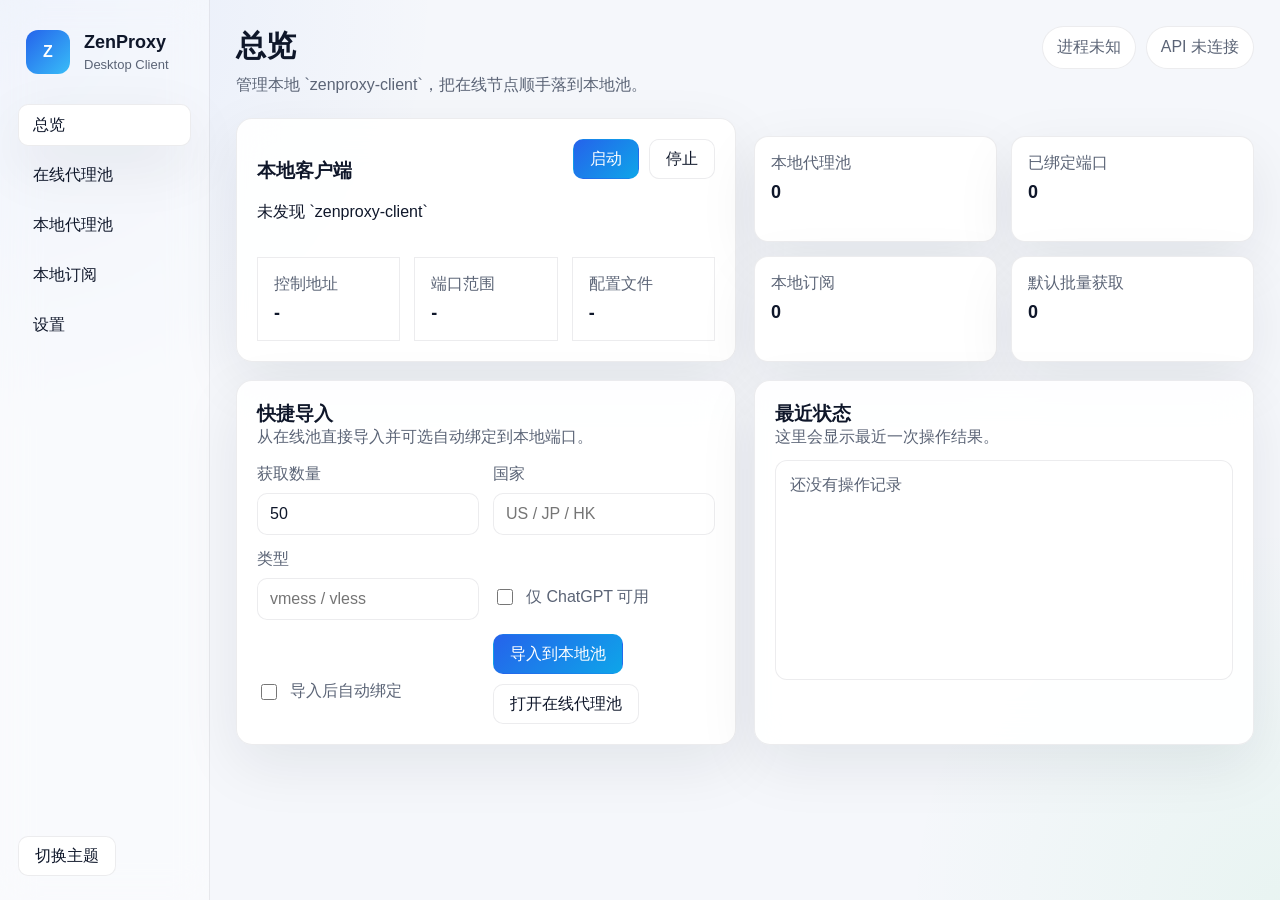
<file: zenproxy-desktop/ui/index.html>
<!doctype html>
<html lang="zh-CN">
<head>
  <meta charset="UTF-8">
  <meta name="viewport" content="width=device-width, initial-scale=1.0">
  <title>ZenProxy Desktop</title>
  <link rel="stylesheet" href="./styles.css">
</head>
<body>
  <div class="shell">
    <aside class="sidebar">
      <div class="brand">
        <div class="brand-mark">Z</div>
        <div>
          <h1>ZenProxy</h1>
          <p>Desktop Client</p>
        </div>
      </div>
      <nav class="nav">
        <button class="nav-item active" data-view="dashboard">总览</button>
        <button class="nav-item" data-view="remote">在线代理池</button>
        <button class="nav-item" data-view="local">本地代理池</button>
        <button class="nav-item" data-view="subscriptions">本地订阅</button>
        <button class="nav-item" data-view="settings">设置</button>
      </nav>
      <div class="sidebar-foot">
        <button id="theme-toggle" class="ghost-btn">切换主题</button>
      </div>
    </aside>

    <main class="content">
      <header class="topbar">
        <div>
          <h2 id="view-title">总览</h2>
          <p id="view-subtitle">管理本地 `zenproxy-client`，把在线节点顺手落到本地池。</p>
        </div>
        <div class="status-pills">
          <span id="run-pill" class="pill">进程未知</span>
          <span id="reach-pill" class="pill">API 未连接</span>
        </div>
      </header>

      <section id="view-dashboard" class="view active">
        <div class="hero-grid">
          <div class="hero-card">
            <div class="hero-head">
              <div>
                <h3>本地客户端</h3>
                <p id="binary-path">未发现 `zenproxy-client`</p>
              </div>
              <div class="inline-actions">
                <button id="start-client" class="primary-btn">启动</button>
                <button id="stop-client" class="ghost-btn">停止</button>
              </div>
            </div>
            <div class="metrics">
              <div class="metric">
                <span>控制地址</span>
                <strong id="controller-url">-</strong>
              </div>
              <div class="metric">
                <span>端口范围</span>
                <strong id="port-range">-</strong>
              </div>
              <div class="metric">
                <span>配置文件</span>
                <strong id="config-path">-</strong>
              </div>
            </div>
          </div>
          <div class="summary-grid">
            <article class="summary-card">
              <span>本地代理池</span>
              <strong id="local-count">0</strong>
            </article>
            <article class="summary-card">
              <span>已绑定端口</span>
              <strong id="binding-count">0</strong>
            </article>
            <article class="summary-card">
              <span>本地订阅</span>
              <strong id="subscription-count">0</strong>
            </article>
            <article class="summary-card">
              <span>默认批量获取</span>
              <strong id="default-count">0</strong>
            </article>
          </div>
        </div>

        <div class="panel-grid">
          <section class="panel">
            <div class="section-head">
              <div>
                <h3>快捷导入</h3>
                <p>从在线池直接导入并可选自动绑定到本地端口。</p>
              </div>
            </div>
            <form id="quick-import-form" class="form-grid compact">
              <label>
                <span>获取数量</span>
                <input type="number" id="quick-count" min="1" max="5000" value="50">
              </label>
              <label>
                <span>国家</span>
                <input type="text" id="quick-country" placeholder="US / JP / HK">
              </label>
              <label>
                <span>类型</span>
                <input type="text" id="quick-type" placeholder="vmess / vless">
              </label>
              <label class="checkbox">
                <input type="checkbox" id="quick-chatgpt">
                <span>仅 ChatGPT 可用</span>
              </label>
              <label class="checkbox">
                <input type="checkbox" id="quick-auto-bind">
                <span>导入后自动绑定</span>
              </label>
              <div class="inline-actions">
                <button type="submit" class="primary-btn">导入到本地池</button>
                <button type="button" id="go-remote" class="ghost-btn">打开在线代理池</button>
              </div>
            </form>
          </section>

          <section class="panel">
            <div class="section-head">
              <div>
                <h3>最近状态</h3>
                <p>这里会显示最近一次操作结果。</p>
              </div>
            </div>
            <div id="activity-log" class="activity-log empty">还没有操作记录</div>
          </section>
        </div>
      </section>

      <section id="view-remote" class="view">
        <div class="panel">
          <div class="section-head">
            <div>
              <h3>在线代理池采样</h3>
              <p>预览在线池返回的节点，再决定导入本地池。</p>
            </div>
            <div class="inline-actions">
              <button id="remote-preview" class="ghost-btn">预览</button>
              <button id="remote-import" class="primary-btn">导入选中</button>
              <button id="remote-import-bind" class="ghost-btn">导入并自动绑定</button>
            </div>
          </div>

          <div class="form-grid">
            <label>
              <span>数量</span>
              <input type="number" id="remote-count" min="1" max="5000" value="50">
            </label>
            <label>
              <span>国家</span>
              <input type="text" id="remote-country" placeholder="例如 US">
            </label>
            <label>
              <span>类型</span>
              <input type="text" id="remote-type" placeholder="例如 vmess">
            </label>
            <label class="checkbox">
              <input type="checkbox" id="remote-chatgpt">
              <span>仅 ChatGPT 可用</span>
            </label>
          </div>
        </div>

        <div class="table-panel">
          <div class="table-toolbar">
            <label class="checkbox">
              <input type="checkbox" id="remote-select-all">
              <span>全选当前采样</span>
            </label>
            <span id="remote-meta" class="subtle">暂无数据</span>
          </div>
          <div class="table-wrap">
            <table>
              <thead>
                <tr>
                  <th></th>
                  <th>名称</th>
                  <th>类型</th>
                  <th>国家</th>
                  <th>出口</th>
                  <th>住宅</th>
                  <th>风险</th>
                </tr>
              </thead>
              <tbody id="remote-table"></tbody>
            </table>
          </div>
        </div>
      </section>

      <section id="view-local" class="view">
        <div class="panel">
          <div class="section-head">
            <div>
              <h3>本地代理池</h3>
              <p>这里展示已经进入本地 store 的节点，适合做批量绑定和清理。</p>
            </div>
            <div class="inline-actions">
              <button id="refresh-local" class="ghost-btn">刷新</button>
              <button id="bind-selected" class="ghost-btn">绑定选中</button>
              <button id="bind-all" class="primary-btn">绑定全部</button>
              <button id="clear-local" class="danger-btn">清空本地池</button>
            </div>
          </div>

          <div class="form-grid compact">
            <label class="wide">
              <span>手动添加 URI</span>
              <input type="text" id="manual-uri" placeholder="vmess://... / vless://... / trojan://...">
            </label>
            <div class="inline-actions">
              <button id="add-manual" class="ghost-btn">添加到本地池</button>
            </div>
          </div>
        </div>

        <div class="table-panel">
          <div class="table-toolbar">
            <label class="checkbox">
              <input type="checkbox" id="local-select-all">
              <span>全选本地代理</span>
            </label>
            <span id="local-meta" class="subtle">暂无数据</span>
          </div>
          <div class="table-wrap">
            <table>
              <thead>
                <tr>
                  <th></th>
                  <th>名称</th>
                  <th>类型</th>
                  <th>来源</th>
                  <th>服务器</th>
                  <th>本地端口</th>
                  <th>操作</th>
                </tr>
              </thead>
              <tbody id="local-table"></tbody>
            </table>
          </div>
        </div>

        <div class="table-panel">
          <div class="section-head compact-head">
            <div>
              <h3>当前绑定</h3>
              <p>本地可直接使用的监听端口。</p>
            </div>
            <div class="inline-actions">
              <button id="refresh-bindings" class="ghost-btn">刷新</button>
              <button id="clear-bindings" class="danger-btn">清空绑定</button>
            </div>
          </div>
          <div class="table-wrap">
            <table>
              <thead>
                <tr>
                  <th>标签</th>
                  <th>代理 ID</th>
                  <th>监听端口</th>
                  <th>操作</th>
                </tr>
              </thead>
              <tbody id="bindings-table"></tbody>
            </table>
          </div>
        </div>
      </section>

      <section id="view-subscriptions" class="view">
        <div class="panel">
          <div class="section-head">
            <div>
              <h3>本地订阅</h3>
              <p>订阅导入后会自动写入本地代理池。</p>
            </div>
            <div class="inline-actions">
              <button id="refresh-subscriptions" class="ghost-btn">刷新</button>
            </div>
          </div>
          <div class="form-grid">
            <label>
              <span>名称</span>
              <input type="text" id="sub-name" placeholder="airport">
            </label>
            <label>
              <span>订阅类型</span>
              <input type="text" id="sub-type" placeholder="auto / clash / v2ray" value="auto">
            </label>
            <label class="wide">
              <span>订阅 URL</span>
              <input type="text" id="sub-url" placeholder="https://example.com/sub">
            </label>
            <label class="wide">
              <span>或直接填写内容</span>
              <textarea id="sub-content" rows="4" placeholder="vmess://..."></textarea>
            </label>
            <div class="inline-actions">
              <button id="add-subscription" class="primary-btn">添加订阅</button>
            </div>
          </div>
        </div>

        <div class="table-panel">
          <div class="table-wrap">
            <table>
              <thead>
                <tr>
                  <th>名称</th>
                  <th>类型</th>
                  <th>代理数</th>
                  <th>更新时间</th>
                  <th>操作</th>
                </tr>
              </thead>
              <tbody id="subscriptions-table"></tbody>
            </table>
          </div>
        </div>
      </section>

      <section id="view-settings" class="view">
        <div class="panel">
          <div class="section-head">
            <div>
              <h3>连接与本地运行设置</h3>
              <p>桌面端会用这些参数生成本地 `config.json` 并连接 `zenproxy-client`。</p>
            </div>
            <div class="inline-actions">
              <button id="save-settings" class="primary-btn">保存设置</button>
            </div>
          </div>
          <form id="settings-form" class="form-grid">
            <label class="wide">
              <span>服务器地址</span>
              <input type="text" id="server-url" placeholder="https://zenproxy.top">
            </label>
            <label class="wide">
              <span>API Key</span>
              <input type="text" id="api-key" placeholder="你的 API Key">
            </label>
            <label>
              <span>本地控制地址</span>
              <input type="text" id="controller-input" placeholder="http://127.0.0.1:9090">
            </label>
            <label>
              <span>本地 API Secret</span>
              <input type="text" id="controller-secret" placeholder="your-secret">
            </label>
            <label class="wide">
              <span>`zenproxy-client` 路径</span>
              <input type="text" id="binary-input" placeholder="zenproxy-client.exe">
            </label>
            <label class="wide">
              <span>生成的 config.json 路径</span>
              <input type="text" id="config-input" placeholder="自动生成">
            </label>
            <label>
              <span>端口起始</span>
              <input type="number" id="port-start" min="1" max="65535">
            </label>
            <label>
              <span>端口结束</span>
              <input type="number" id="port-end" min="1" max="65535">
            </label>
            <label>
              <span>默认采样数量</span>
              <input type="number" id="default-fetch-count" min="1" max="5000">
            </label>
            <label>
              <span>默认国家</span>
              <input type="text" id="default-country" placeholder="可留空">
            </label>
            <label>
              <span>默认类型</span>
              <input type="text" id="default-proxy-type" placeholder="可留空">
            </label>
            <label class="checkbox">
              <input type="checkbox" id="settings-auto-bind">
              <span>默认导入后自动绑定</span>
            </label>
            <label class="checkbox">
              <input type="checkbox" id="settings-dark">
              <span>默认暗黑主题</span>
            </label>
          </form>
        </div>
      </section>
    </main>
  </div>

  <div id="toast" class="toast hidden"></div>
  <script src="./app.js"></script>
</body>
</html>
</file>
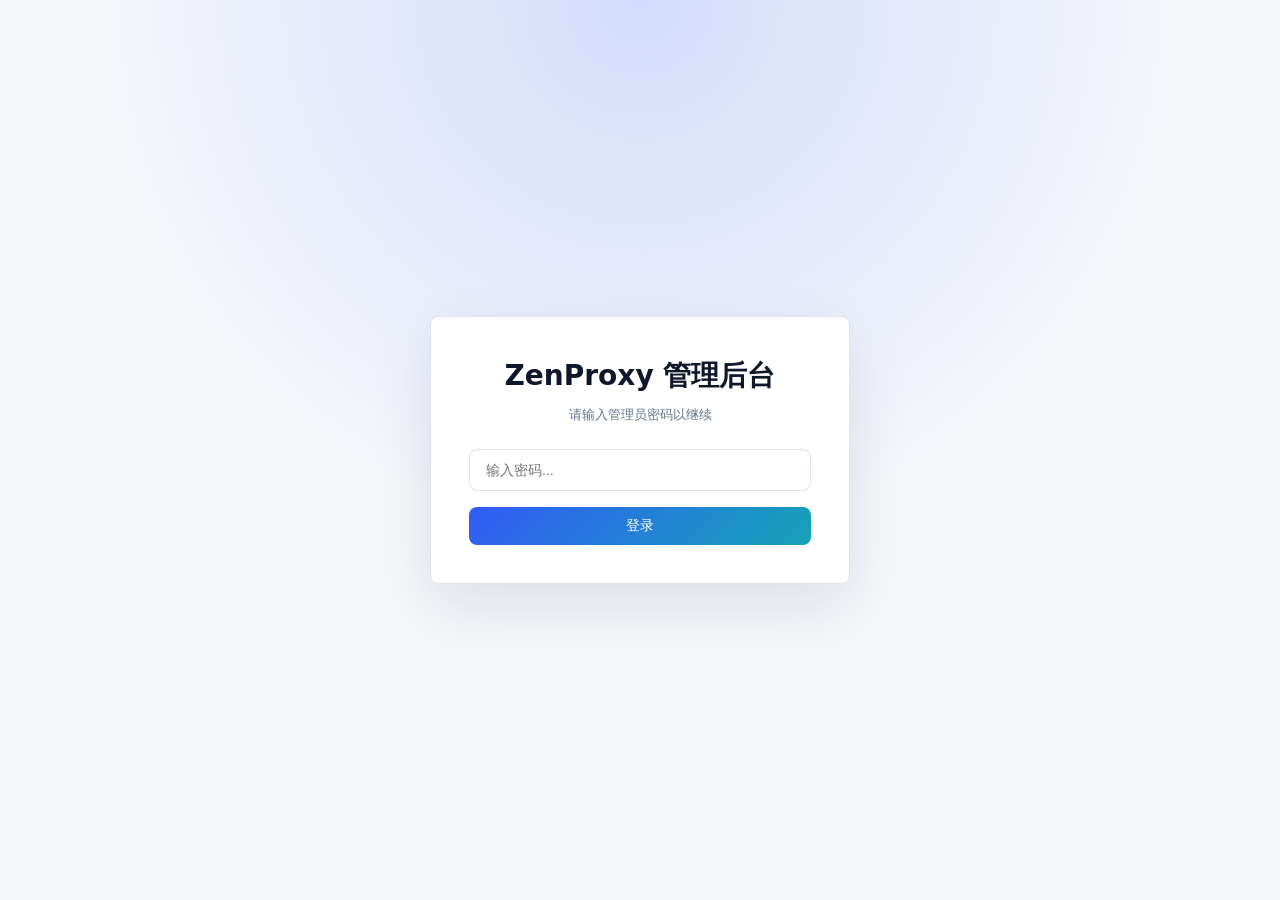
<file: src/web/admin.html>
<!DOCTYPE html>
<html lang="zh-CN">
<head>
<meta charset="UTF-8">
<meta name="viewport" content="width=device-width, initial-scale=1.0">
<title>ZenProxy 管理后台</title>
<style>
* { margin:0; padding:0; box-sizing:border-box; }
:root { --bg:#0f1117; --card:#1a1d27; --border:#2a2d3a; --primary:#6c63ff; --primary-hover:#5a52e0; --success:#22c55e; --danger:#ef4444; --warn:#f59e0b; --text:#e2e8f0; --text-dim:#94a3b8; --text-bright:#f8fafc; }
body { font-family:'Segoe UI',system-ui,-apple-system,sans-serif; background:var(--bg); color:var(--text); min-height:100vh; }
.header { background:var(--card); border-bottom:1px solid var(--border); padding:16px 24px; display:flex; align-items:center; justify-content:space-between; }
.header h1 { font-size:20px; color:var(--text-bright); }
.header .nav a { color:var(--text-dim); text-decoration:none; margin-left:16px; padding:6px 12px; border-radius:6px; transition:all .2s; }
.header .nav a:hover, .header .nav a.active { color:var(--primary); background:rgba(108,99,255,.1); }
.container { max-width:1400px; margin:0 auto; padding:24px; }
.section { margin-bottom:32px; }
.section-title { font-size:16px; font-weight:600; color:var(--text-bright); margin-bottom:16px; display:flex; align-items:center; justify-content:space-between; }
.card { background:var(--card); border:1px solid var(--border); border-radius:12px; padding:20px; overflow-x:auto; }
.grid-2 { display:grid; grid-template-columns:1fr 1fr; gap:16px; }
@media(max-width:768px) { .grid-2 { grid-template-columns:1fr; } }
.form-group { margin-bottom:14px; }
.form-group label { display:block; font-size:13px; color:var(--text-dim); margin-bottom:6px; }
.form-group input, .form-group select, .form-group textarea { width:100%; padding:10px 12px; background:#0f1117; border:1px solid var(--border); border-radius:8px; color:var(--text); font-size:14px; outline:none; transition:border .2s; }
.form-group input:focus, .form-group select:focus, .form-group textarea:focus { border-color:var(--primary); }
.form-group textarea { resize:vertical; min-height:80px; }
.btn { padding:10px 20px; border:none; border-radius:8px; font-size:14px; font-weight:500; cursor:pointer; transition:all .2s; display:inline-flex; align-items:center; gap:6px; }
.btn-primary { background:var(--primary); color:#fff; }
.btn-primary:hover { background:var(--primary-hover); }
.btn-danger { background:var(--danger); color:#fff; }
.btn-danger:hover { opacity:.85; }
.btn-warn { background:var(--warn); color:#000; }
.btn-warn:hover { opacity:.85; }
.btn-success { background:var(--success); color:#fff; }
.btn-success:hover { opacity:.85; }
.btn-sm { padding:6px 12px; font-size:12px; }
.btn-group { display:flex; gap:8px; flex-wrap:wrap; }
table { width:100%; border-collapse:collapse; }
th, td { text-align:left; padding:10px 12px; border-bottom:1px solid var(--border); font-size:13px; white-space:nowrap; }
th { color:var(--text-dim); font-weight:500; font-size:12px; text-transform:uppercase; letter-spacing:.5px; cursor:pointer; user-select:none; }
th:hover { color:var(--text); }
th.sorted-asc::after { content:' ↑'; }
th.sorted-desc::after { content:' ↓'; }
tr:hover td { background:rgba(108,99,255,.03); }
.badge { display:inline-block; padding:3px 8px; border-radius:999px; font-size:11px; font-weight:600; }
.badge-valid { background:rgba(34,197,94,.15); color:var(--success); }
.badge-invalid { background:rgba(239,68,68,.15); color:var(--danger); }
.badge-untested { background:rgba(245,158,11,.15); color:var(--warn); }
.badge-type { background:rgba(108,99,255,.15); color:var(--primary); }
.badge-quality { background:rgba(245,158,11,.15); color:var(--warn); }
.badge-risk-low { background:rgba(34,197,94,.15); color:var(--success); }
.badge-risk-med { background:rgba(245,158,11,.15); color:var(--warn); }
.badge-risk-high { background:rgba(239,68,68,.15); color:var(--danger); }
.badge-banned { background:rgba(239,68,68,.15); color:var(--danger); }
.badge-active { background:rgba(34,197,94,.15); color:var(--success); }
.stat-grid { display:grid; grid-template-columns:repeat(auto-fit,minmax(160px,1fr)); gap:12px; margin-bottom:24px; }
.stat-card { background:var(--card); border:1px solid var(--border); border-radius:10px; padding:16px; text-align:center; }
.stat-value { font-size:28px; font-weight:700; color:var(--text-bright); }
.stat-label { font-size:12px; color:var(--text-dim); margin-top:4px; }
.toast { position:fixed; bottom:24px; right:24px; background:var(--card); border:1px solid var(--border); border-radius:10px; padding:12px 20px; font-size:14px; z-index:999; animation:slideIn .3s ease; }
@keyframes slideIn { from { transform:translateY(20px); opacity:0; } to { transform:translateY(0); opacity:1; } }
.filter-bar { display:flex; gap:12px; margin-bottom:16px; flex-wrap:wrap; align-items:center; }
.filter-bar input, .filter-bar select { padding:8px 12px; background:#0f1117; border:1px solid var(--border); border-radius:8px; color:var(--text); font-size:13px; outline:none; }
.filter-bar input:focus, .filter-bar select:focus { border-color:var(--primary); }
.empty { text-align:center; color:var(--text-dim); padding:40px; }
.type-chips { display:flex; gap:8px; flex-wrap:wrap; }
.type-chip { padding:4px 10px; border-radius:6px; font-size:12px; background:rgba(108,99,255,.1); color:var(--primary); }
.checkbox-group { display:flex; gap:16px; flex-wrap:wrap; }
.checkbox-group label { display:flex; align-items:center; gap:7px; font-size:13px; color:var(--text-dim); cursor:pointer; }
.checkbox-group input { accent-color:var(--primary); }
/* Login overlay */
.login-overlay { position:fixed; inset:0; background:var(--bg); display:flex; align-items:center; justify-content:center; z-index:1000; }
.login-box { background:var(--card); border:1px solid var(--border); border-radius:16px; padding:40px; width:360px; text-align:center; }
.login-box h2 { font-size:22px; color:var(--text-bright); margin-bottom:8px; }
.login-box p { font-size:13px; color:var(--text-dim); margin-bottom:24px; }
.login-box input { width:100%; padding:12px 16px; background:#0f1117; border:1px solid var(--border); border-radius:8px; color:var(--text); font-size:14px; outline:none; margin-bottom:16px; }
.login-box input:focus { border-color:var(--primary); }
.login-box .btn { width:100%; justify-content:center; }
.login-error { color:var(--danger); font-size:13px; margin-bottom:12px; display:none; }
.api-key-cell { max-width:120px; overflow:hidden; text-overflow:ellipsis; font-family:'Consolas','Courier New',monospace; font-size:11px; }
.pagination { display:flex; align-items:center; justify-content:center; gap:4px; padding:16px 0 0; flex-wrap:wrap; }
.pagination button { background:transparent; border:1px solid var(--border); color:var(--text-dim); border-radius:6px; padding:6px 12px; font-size:13px; cursor:pointer; transition:all .2s; }
.pagination button:hover { border-color:var(--primary); color:var(--primary); }
.pagination button.active { background:var(--primary); border-color:var(--primary); color:#fff; }
.pagination button:disabled { opacity:.4; cursor:default; }
.pagination .page-info { font-size:13px; color:var(--text-dim); margin:0 8px; }
/* Premium adaptive theme */
:root {
  color-scheme: dark;
  --bg:#080b12; --surface:#0d1220; --card:#111827; --card-2:#151d2e; --border:#243044;
  --primary:#5b7cfa; --primary-hover:#4667dc; --primary-soft:rgba(91,124,250,.14);
  --text:#dbe4f0; --text-dim:#8ea0b8; --text-bright:#f7fafc; --code-bg:#070a10;
  --shadow:0 24px 70px rgba(0,0,0,.38); --ring:0 0 0 4px rgba(91,124,250,.16);
}
html[data-theme="light"] {
  color-scheme: light;
  --bg:#f5f7fb; --surface:#ffffff; --card:#ffffff; --card-2:#f9fbff; --border:#dce3ee;
  --primary:#315cf6; --primary-hover:#244bd2; --primary-soft:rgba(49,92,246,.10);
  --success:#07875a; --danger:#c9343a; --warn:#a66a00;
  --text:#243044; --text-dim:#64748b; --text-bright:#0f172a; --code-bg:#eef3fb;
  --shadow:0 22px 60px rgba(15,23,42,.10); --ring:0 0 0 4px rgba(49,92,246,.14);
}
body { background:radial-gradient(circle at top left, rgba(91,124,250,.22), transparent 34rem), linear-gradient(180deg, var(--bg), color-mix(in srgb, var(--bg), #000 7%)); line-height:1.5; }
.header { position:sticky; top:0; z-index:50; padding:14px 28px; background:color-mix(in srgb, var(--card), transparent 12%); backdrop-filter:blur(18px); box-shadow:0 1px 0 var(--border); }
.header h1 { letter-spacing:0; font-size:18px; display:flex; align-items:center; gap:10px; }
.header h1::before { content:""; width:30px; height:30px; border-radius:8px; background:linear-gradient(135deg, var(--primary), #16b8a6); box-shadow:0 10px 30px rgba(91,124,250,.28); }
.header .nav { display:flex; align-items:center; gap:6px; flex-wrap:wrap; justify-content:flex-end; }
.header .nav a, .theme-toggle { min-height:36px; margin-left:0; border-radius:8px; color:var(--text-dim); background:transparent; border:1px solid transparent; text-decoration:none; }
.header .nav a:hover, .header .nav a.active, .theme-toggle:hover { color:var(--text-bright); background:var(--primary-soft); border-color:color-mix(in srgb, var(--primary), transparent 72%); }
.theme-toggle { padding:6px 11px; font:inherit; cursor:pointer; }
.container { max-width:1480px; padding:28px; }
.section { margin-bottom:28px; }
.section-title { font-size:15px; letter-spacing:0; }
.card, .stat-card, .login-box { background:linear-gradient(180deg, color-mix(in srgb, var(--card), #fff 2%), var(--card)); border-color:var(--border); box-shadow:var(--shadow); border-radius:8px; }
.card { padding:18px; }
.stat-grid { grid-template-columns:repeat(auto-fit,minmax(150px,1fr)); gap:14px; }
.stat-card { text-align:left; padding:18px; position:relative; overflow:hidden; }
.stat-card::after { content:""; position:absolute; inset:auto 14px 14px auto; width:34px; height:3px; border-radius:999px; background:var(--primary); opacity:.75; }
.stat-value { font-size:30px; letter-spacing:0; }
.stat-label { text-transform:uppercase; letter-spacing:.06em; }
.btn { border-radius:8px; min-height:38px; box-shadow:none; }
.btn-primary { background:linear-gradient(135deg, var(--primary), #16a3b8); }
.btn-primary:hover { transform:translateY(-1px); box-shadow:0 12px 28px rgba(49,92,246,.24); }
.form-group input, .form-group select, .form-group textarea, .filter-bar input, .filter-bar select, .login-box input { background:var(--surface); border-color:var(--border); color:var(--text); border-radius:8px; }
.form-group input:focus, .form-group select:focus, .form-group textarea:focus, .filter-bar input:focus, .filter-bar select:focus, .login-box input:focus { border-color:var(--primary); box-shadow:var(--ring); }
table { border-collapse:separate; border-spacing:0; }
th { background:color-mix(in srgb, var(--card-2), transparent 12%); letter-spacing:.06em; }
th:first-child { border-top-left-radius:8px; }
th:last-child { border-top-right-radius:8px; }
td, th { border-bottom:1px solid var(--border); }
tr:hover td { background:var(--primary-soft); }
.badge, .type-chip { border-radius:6px; }
.login-overlay { background:radial-gradient(circle at 50% 0%, rgba(91,124,250,.22), transparent 34rem), var(--bg); }
.login-box { width:min(420px, calc(100vw - 32px)); padding:38px; }
.login-box h2 { font-size:28px; }
@media (max-width:760px) {
  .header { align-items:flex-start; gap:12px; flex-direction:column; padding:14px 18px; }
  .header .nav { justify-content:flex-start; }
  .container { padding:18px; }
}
</style>
</head>
<body>

<!-- Login Screen -->
<div class="login-overlay" id="login-overlay">
  <div class="login-box">
    <h2>ZenProxy 管理后台</h2>
    <p>请输入管理员密码以继续</p>
    <div class="login-error" id="login-error">密码错误，请重试</div>
    <input type="password" id="login-password" placeholder="输入密码..." onkeydown="if(event.key==='Enter')doLogin()">
    <button class="btn btn-primary" onclick="doLogin()">登录</button>
  </div>
</div>

<!-- Main App -->
<div id="app" style="display:none">
<div class="header">
  <h1>ZenProxy 管理后台</h1>
  <div class="nav">
    <a href="/">仪表盘</a>
    <a href="/admin" class="active">管理后台</a>
    <a href="/docs">API 文档</a>
    <button class="theme-toggle" type="button" onclick="toggleTheme()" aria-label="切换明暗主题" id="theme-toggle">Theme</button>
    <a href="javascript:void(0)" onclick="doLogout()" style="color:var(--danger)">退出登录</a>
  </div>
</div>

<div class="container">
  <!-- Stats -->
  <div class="stat-grid" id="stats">
    <div class="stat-card"><div class="stat-value" id="s-total">-</div><div class="stat-label">总代理数</div></div>
    <div class="stat-card"><div class="stat-value" id="s-valid">-</div><div class="stat-label">有效</div></div>
    <div class="stat-card"><div class="stat-value" id="s-invalid">-</div><div class="stat-label">无效</div></div>
    <div class="stat-card"><div class="stat-value" id="s-untested">-</div><div class="stat-label">待检测</div></div>
    <div class="stat-card"><div class="stat-value" id="s-subs">-</div><div class="stat-label">订阅源</div></div>
    <div class="stat-card"><div class="stat-value" id="s-quality">-</div><div class="stat-label">已质检</div></div>
    <div class="stat-card"><div class="stat-value" id="s-chatgpt">-</div><div class="stat-label">ChatGPT</div></div>
    <div class="stat-card"><div class="stat-value" id="s-google">-</div><div class="stat-label">Google</div></div>
    <div class="stat-card"><div class="stat-value" id="s-residential">-</div><div class="stat-label">住宅IP</div></div>
    <div class="stat-card"><div class="stat-value" id="s-users">-</div><div class="stat-label">注册用户</div></div>
  </div>

  <!-- Type breakdown -->
  <div class="section">
    <div class="section-title">类型分布</div>
    <div class="type-chips" id="type-chips"></div>
  </div>

  <!-- Actions -->
  <div class="section">
    <div class="section-title">操作</div>
    <div class="btn-group">
      <button class="btn btn-primary" onclick="triggerValidation()">验证全部代理</button>
      <button class="btn btn-primary" onclick="triggerQualityCheck()">全部质量检测</button>
      <button class="btn btn-danger" onclick="cleanupProxies()">清理高错误代理</button>
      <button class="btn btn-danger" onclick="cleanupUselessProxies()">删除三不通代理</button>
    </div>
  </div>

  <!-- Auth Settings -->
  <div class="section">
    <div class="section-title">认证系统</div>
    <div class="card">
      <div class="checkbox-group" style="margin-bottom:16px">
        <label><input type="checkbox" id="auth-account-login"> 允许账号登录</label>
        <label><input type="checkbox" id="auth-linux-login"> 允许 Linux.do 登录</label>
        <label><input type="checkbox" id="auth-registration"> 允许用户自行注册</label>
        <label><input type="checkbox" id="auth-new-users"> 允许新增用户</label>
      </div>
      <div class="btn-group">
        <button class="btn btn-primary" onclick="saveAuthSettings()">保存认证策略</button>
      </div>
    </div>
  </div>

  <!-- Create Account -->
  <div class="section">
    <div class="section-title">添加账号</div>
    <div class="card">
      <div class="grid-2">
        <div class="form-group">
          <label>用户名</label>
          <input id="new-user-username" placeholder="user_name">
        </div>
        <div class="form-group">
          <label>显示名称</label>
          <input id="new-user-name" placeholder="可选">
        </div>
        <div class="form-group">
          <label>初始密码</label>
          <input id="new-user-password" type="password" placeholder="至少 8 位">
        </div>
        <div class="form-group">
          <label>权限</label>
          <label style="display:flex;align-items:center;gap:8px;margin-top:10px;color:var(--text-dim)">
            <input type="checkbox" id="new-user-relay" style="width:auto;accent-color:var(--primary)">
            允许使用中转端点
          </label>
        </div>
      </div>
      <button class="btn btn-primary" onclick="createAccountUser()">创建账号</button>
    </div>
  </div>

  <!-- User Management -->
  <div class="section">
    <div class="section-title">用户管理 <span id="user-count" style="font-weight:400;font-size:13px;color:var(--text-dim)"></span></div>
    <div class="card">
      <table>
        <thead><tr><th>ID</th><th>用户名</th><th>昵称</th><th>信任等级</th><th>状态</th><th>中转</th><th>API Key</th><th>注册时间</th><th>操作</th></tr></thead>
        <tbody id="user-table"></tbody>
      </table>
      <div class="empty" id="user-empty">暂无注册用户</div>
    </div>
  </div>

  <!-- Add Subscription -->
  <div class="section">
    <div class="section-title">添加订阅</div>
    <div class="card">
      <div class="grid-2">
        <div>
          <div class="form-group">
            <label>名称</label>
            <input id="add-sub-name" placeholder="我的代理列表">
          </div>
          <div class="form-group">
            <label>类型</label>
            <select id="add-sub-type">
              <option value="auto">自动检测</option>
              <option value="v2ray">V2Ray URI</option>
              <option value="clash">Clash YAML</option>
              <option value="base64">Base64</option>
              <option value="socks5">SOCKS5 (纯文本)</option>
              <option value="socks4">SOCKS4 (纯文本)</option>
              <option value="http">HTTP (纯文本)</option>
              <option value="https">HTTPS (纯文本)</option>
            </select>
          </div>
        </div>
        <div>
          <div class="form-group">
            <label>订阅 URL</label>
            <input id="add-sub-url" placeholder="https://...">
          </div>
          <div class="form-group">
            <label>或粘贴内容</label>
            <textarea id="add-sub-content" placeholder="在此粘贴订阅内容...&#10;SOCKS5/HTTP 纯文本格式: 每行一个 host:port 或 user:pass@host:port"></textarea>
          </div>
        </div>
      </div>
      <button class="btn btn-primary" onclick="adminAddSubscription()">添加订阅</button>
    </div>
  </div>

  <!-- Subscriptions -->
  <div class="section">
    <div class="section-title">订阅源</div>
    <div class="card">
      <table>
        <thead><tr><th>名称</th><th>类型</th><th>URL</th><th>代理数</th><th>创建时间</th><th>操作</th></tr></thead>
        <tbody id="sub-table"></tbody>
      </table>
      <div class="empty" id="sub-empty">暂无订阅源</div>
    </div>
  </div>

  <!-- Proxy Table -->
  <div class="section">
    <div class="section-title">
      <span>全部代理 <span id="proxy-count"></span></span>
    </div>
    <div class="filter-bar">
      <input id="f-search" placeholder="搜索名称/服务器..." oninput="applyProxyFilters()">
      <select id="f-status" onchange="applyProxyFilters()">
        <option value="">全部状态</option>
        <option value="valid">有效</option>
        <option value="invalid">无效</option>
        <option value="untested">待检测</option>
      </select>
      <select id="f-type" onchange="applyProxyFilters()">
        <option value="">全部类型</option>
        <option value="vmess">VMess</option>
        <option value="vless">VLESS</option>
        <option value="trojan">Trojan</option>
        <option value="shadowsocks">Shadowsocks</option>
        <option value="hysteria2">Hysteria2</option>
      </select>
      <select id="f-quality" onchange="applyProxyFilters()">
        <option value="">全部质量</option>
        <option value="chatgpt">ChatGPT 可用</option>
        <option value="google">Google 可用</option>
        <option value="residential">Residential</option>
      </select>
    </div>
    <div class="card">
      <table>
        <thead><tr>
          <th onclick="sortBy('name')">名称</th>
          <th onclick="sortBy('type')">类型</th>
          <th onclick="sortBy('server')">服务器</th>
          <th onclick="sortBy('is_valid')">状态</th>
          <th onclick="sortBy('error_count')">错误数</th>
          <th>端口</th>
          <th>IP</th>
          <th onclick="sortBy('country')">国家</th>
          <th>IP类型</th>
          <th onclick="sortBy('risk')">风险</th>
          <th>ChatGPT</th>
          <th>Google</th>
          <th>住宅</th>
          <th>操作</th>
        </tr></thead>
        <tbody id="proxy-table"></tbody>
      </table>
      <div class="empty" id="proxy-empty">暂无代理</div>
      <div class="pagination" id="proxy-pagination"></div>
    </div>
  </div>
</div>
</div>

<script>
const THEME_KEY = 'zenproxy_theme';
function applyTheme(theme) {
  const resolved = theme || (window.matchMedia('(prefers-color-scheme: light)').matches ? 'light' : 'dark');
  document.documentElement.dataset.theme = resolved;
  const btn = document.getElementById('theme-toggle');
  if (btn) btn.textContent = resolved === 'light' ? '深色' : '浅色';
}
function toggleTheme() {
  const next = document.documentElement.dataset.theme === 'light' ? 'dark' : 'light';
  localStorage.setItem(THEME_KEY, next);
  applyTheme(next);
}
applyTheme(localStorage.getItem(THEME_KEY));

let allProxies = [];
let proxyTotal = 0;
let sortField = 'name';
let sortDir = 'asc';
let currentPage = 1;
const pageSize = 50;
let filterTimer = null;

// --- Auth ---
const STORAGE_KEY = 'zenproxy_admin_password';

function getPassword() { return localStorage.getItem(STORAGE_KEY) || ''; }

function authHeaders() { return { 'Authorization': 'Bearer ' + getPassword() }; }

async function doLogin() {
  const pwd = document.getElementById('login-password').value;
  if (!pwd) return;
  try {
    const r = await fetch('/api/admin/stats', { headers: { 'Authorization': 'Bearer ' + pwd } });
    if (r.status === 401) {
      document.getElementById('login-error').style.display = 'block';
      return;
    }
    localStorage.setItem(STORAGE_KEY, pwd);
    document.getElementById('login-overlay').style.display = 'none';
    document.getElementById('app').style.display = '';
    refresh();
  } catch(e) {
    document.getElementById('login-error').style.display = 'block';
  }
}

function doLogout() {
  localStorage.removeItem(STORAGE_KEY);
  location.reload();
}

function checkAuth() {
  const pwd = getPassword();
  if (pwd) {
    fetch('/api/admin/stats', { headers: { 'Authorization': 'Bearer ' + pwd } }).then(r => {
      if (r.status === 401) {
        localStorage.removeItem(STORAGE_KEY);
        document.getElementById('login-overlay').style.display = '';
        document.getElementById('app').style.display = 'none';
      } else {
        document.getElementById('login-overlay').style.display = 'none';
        document.getElementById('app').style.display = '';
        refresh();
      }
    }).catch(() => {
      document.getElementById('login-overlay').style.display = '';
      document.getElementById('app').style.display = 'none';
    });
  }
}

// --- API helper ---
async function api(path, opts={}) {
  try {
    opts.headers = { ...authHeaders(), ...(opts.headers||{}) };
    const r = await fetch(path, opts);
    if (r.status === 401) {
      localStorage.removeItem(STORAGE_KEY);
      location.reload();
      return null;
    }
    return await r.json();
  }
  catch(e) { toast('错误: '+e.message); return null; }
}

function toast(msg) {
  const t = document.createElement('div');
  t.className='toast'; t.textContent=msg;
  document.body.appendChild(t);
  setTimeout(()=>t.remove(),3000);
}

function esc(s) { if(!s) return ''; const d=document.createElement('div'); d.textContent=s; return d.innerHTML; }

async function loadStats() {
  const d = await api('/api/admin/stats');
  if(!d) return;
  document.getElementById('s-total').textContent = d.total_proxies??0;
  document.getElementById('s-valid').textContent = d.valid_proxies??0;
  document.getElementById('s-invalid').textContent = d.invalid_proxies??0;
  document.getElementById('s-untested').textContent = d.untested_proxies??0;
  document.getElementById('s-subs').textContent = d.subscriptions??0;
  document.getElementById('s-quality').textContent = d.quality_checked??0;
  document.getElementById('s-chatgpt').textContent = d.chatgpt_accessible??0;
  document.getElementById('s-google').textContent = d.google_accessible??0;
  document.getElementById('s-residential').textContent = d.residential??0;
  const tc = document.getElementById('type-chips');
  if(d.by_type) {
    tc.innerHTML = Object.entries(d.by_type).map(([k,v])=>`<span class="type-chip">${esc(k)}: ${v}</span>`).join('');
  }
}

async function loadAuthSettings() {
  const d = await api('/api/admin/auth-settings');
  if(!d) return;
  document.getElementById('auth-account-login').checked = !!d.allow_account_login;
  document.getElementById('auth-linux-login').checked = !!d.allow_linux_do_login;
  document.getElementById('auth-registration').checked = !!d.allow_registration;
  document.getElementById('auth-new-users').checked = d.allow_new_users !== false;
}

async function saveAuthSettings() {
  const body = {
    allow_account_login: document.getElementById('auth-account-login').checked,
    allow_linux_do_login: document.getElementById('auth-linux-login').checked,
    allow_registration: document.getElementById('auth-registration').checked,
    allow_new_users: document.getElementById('auth-new-users').checked
  };
  const d = await api('/api/admin/auth-settings', {
    method: 'POST',
    headers: { 'Content-Type': 'application/json' },
    body: JSON.stringify(body)
  });
  if(d) toast('认证策略已保存');
}

async function createAccountUser() {
  const username = document.getElementById('new-user-username').value.trim();
  const name = document.getElementById('new-user-name').value.trim();
  const password = document.getElementById('new-user-password').value;
  const can_use_relay = document.getElementById('new-user-relay').checked;
  if(!username) return toast('请输入用户名');
  if(!password || password.length < 8) return toast('密码至少 8 位');
  const d = await api('/api/admin/users', {
    method: 'POST',
    headers: { 'Content-Type': 'application/json' },
    body: JSON.stringify({ username, name, password, can_use_relay })
  });
  if(d && !d.error) {
    document.getElementById('new-user-username').value = '';
    document.getElementById('new-user-name').value = '';
    document.getElementById('new-user-password').value = '';
    document.getElementById('new-user-relay').checked = false;
    toast('账号已创建');
    loadUsers();
  }
}

function updateQualityStats() {
  const checked = allProxies.filter(p => p.quality).length;
  const chatgpt = allProxies.filter(p => p.quality && p.quality.chatgpt).length;
  const google = allProxies.filter(p => p.quality && p.quality.google).length;
  const residential = allProxies.filter(p => p.quality && p.quality.is_residential).length;
  document.getElementById('s-quality').textContent = checked;
  document.getElementById('s-chatgpt').textContent = chatgpt;
  document.getElementById('s-google').textContent = google;
  document.getElementById('s-residential').textContent = residential;
}

async function loadUsers() {
  const d = await api('/api/admin/users');
  if(!d) return;
  document.getElementById('s-users').textContent = d.total ?? 0;
  const tb = document.getElementById('user-table');
  const empty = document.getElementById('user-empty');
  document.getElementById('user-count').textContent = d.total ? `(${d.total})` : '';
  if(!d.users||!d.users.length) { tb.innerHTML=''; empty.style.display=''; return; }
  empty.style.display='none';
  tb.innerHTML = d.users.map(u => {
    const statusBadge = u.is_banned
      ? '<span class="badge badge-banned">已封禁</span>'
      : '<span class="badge badge-active">正常</span>';
    const actions = u.is_banned
      ? `<button class="btn btn-success btn-sm" onclick="unbanUser('${esc(u.id)}')">解封</button>`
      : `<button class="btn btn-warn btn-sm" onclick="banUser('${esc(u.id)}')">封禁</button>`;
    const relayBadge = u.can_use_relay
      ? '<span class="badge badge-active">允许</span>'
      : '<span class="badge badge-banned">禁止</span>';
    const relayAction = u.can_use_relay
      ? `<button class="btn btn-outline btn-sm" onclick="setRelayPermission('${esc(u.id)}', false)">禁用中转</button>`
      : `<button class="btn btn-success btn-sm" onclick="setRelayPermission('${esc(u.id)}', true)">允许中转</button>`;
    return `<tr>
      <td>${esc(u.id)}</td>
      <td>${esc(u.username)}</td>
      <td>${esc(u.name||'-')}</td>
      <td>${u.trust_level}</td>
      <td>${statusBadge}</td>
      <td>${relayBadge}</td>
      <td class="api-key-cell" title="${esc(u.api_key)}">${esc(u.api_key)}</td>
      <td>${new Date(u.created_at).toLocaleString()}</td>
      <td class="btn-group">
        ${relayAction}
        ${actions}
        <button class="btn btn-danger btn-sm" onclick="deleteUser('${esc(u.id)}')">删除</button>
      </td>
    </tr>`;
  }).join('');
}

async function deleteUser(id) {
  if(!confirm('确定删除该用户？该操作不可撤销。')) return;
  await api('/api/admin/users/'+id, {method:'DELETE'});
  toast('用户已删除');
  loadUsers();
}

async function banUser(id) {
  if(!confirm('确定封禁该用户？用户将被强制下线。')) return;
  await api('/api/admin/users/'+id+'/ban', {method:'POST'});
  toast('用户已封禁');
  loadUsers();
}

async function unbanUser(id) {
  await api('/api/admin/users/'+id+'/unban', {method:'POST'});
  toast('用户已解封');
  loadUsers();
}

async function setRelayPermission(id, allowed) {
  const d = await api('/api/admin/users/'+id+'/relay', {
    method:'POST',
    headers: { 'Content-Type': 'application/json' },
    body: JSON.stringify({ allowed })
  });
  if(d) toast(allowed ? '已允许用户使用中转' : '已禁止用户使用中转');
  loadUsers();
}

async function loadSubscriptions() {
  const d = await api('/api/subscriptions');
  if(!d) return;
  const tb = document.getElementById('sub-table');
  const empty = document.getElementById('sub-empty');
  if(!d.subscriptions||!d.subscriptions.length) { tb.innerHTML=''; empty.style.display=''; return; }
  empty.style.display='none';
  tb.innerHTML = d.subscriptions.map(s=>`<tr>
    <td>${esc(s.name)}</td>
    <td><span class="badge badge-type">${esc(s.sub_type)}</span></td>
    <td style="max-width:200px;overflow:hidden;text-overflow:ellipsis">${esc(s.url||'(内容)')}</td>
    <td>${s.proxy_count}</td>
    <td>${new Date(s.created_at).toLocaleString()}</td>
    <td class="btn-group">
      <button class="btn btn-primary btn-sm" onclick="refreshSub('${s.id}')">刷新</button>
      <button class="btn btn-danger btn-sm" onclick="deleteSub('${s.id}')">删除</button>
    </td>
  </tr>`).join('');
}

async function adminAddSubscription() {
  const name = document.getElementById('add-sub-name').value.trim();
  const subType = document.getElementById('add-sub-type').value;
  const url = document.getElementById('add-sub-url').value.trim();
  const content = document.getElementById('add-sub-content').value.trim();
  if (!name) return toast('请输入名称');
  if (!url && !content) return toast('请输入 URL 或粘贴内容');
  const body = { name, type: subType };
  if (url) body.url = url;
  else body.content = content;
  toast('正在添加订阅...');
  const d = await api('/api/subscriptions', {
    method: 'POST',
    headers: { ...authHeaders(), 'Content-Type': 'application/json' },
    body: JSON.stringify(body)
  });
  if (d && d.subscription) {
    toast(`已添加 ${d.proxies_added} 个代理`);
    document.getElementById('add-sub-name').value = '';
    document.getElementById('add-sub-type').value = 'auto';
    document.getElementById('add-sub-url').value = '';
    document.getElementById('add-sub-content').value = '';
    refresh();
  } else if (d && d.error) {
    toast('错误: ' + d.error);
  }
}

async function loadProxies() {
  const params = new URLSearchParams({
    page: String(currentPage),
    per_page: String(pageSize),
    sort: sortField,
    dir: sortDir
  });
  const search = document.getElementById('f-search').value.trim();
  const status = document.getElementById('f-status').value;
  const type_ = document.getElementById('f-type').value;
  const quality = document.getElementById('f-quality').value;
  if(search) params.set('search', search);
  if(status) params.set('status', status);
  if(type_) params.set('type', type_);
  if(quality) params.set('quality', quality);
  const d = await api('/api/admin/proxies?' + params.toString());
  if(!d) return;
  allProxies = d.proxies||[];
  proxyTotal = d.total || 0;
  renderProxies();
}

function renderProxies() {
  const totalPages = Math.max(1, Math.ceil(proxyTotal / pageSize));
  if(currentPage > totalPages) currentPage = totalPages;

  document.getElementById('proxy-count').textContent = `(${proxyTotal})`;
  const tb = document.getElementById('proxy-table');
  const empty = document.getElementById('proxy-empty');
  if(!allProxies.length) { tb.innerHTML=''; empty.style.display=''; renderPagination(0, 0); return; }
  empty.style.display='none';

  tb.innerHTML = allProxies.map(p => {
    const q = p.quality;
    const yes = '<span class="badge badge-valid">Yes</span>';
    const no = '<span class="badge badge-invalid">No</span>';
    const na = '<span class="badge" style="background:rgba(148,163,184,.1);color:var(--text-dim)">-</span>';
    let riskBadge = na;
    if(q && q.risk_level && q.risk_level!=='Unknown') {
      const cls = q.risk_score<0.25?'badge-risk-low':q.risk_score<0.5?'badge-risk-med':'badge-risk-high';
      riskBadge = `<span class="badge ${cls}">${q.risk_level} ${(q.risk_score*100).toFixed(0)}%</span>`;
    }
    return `<tr>
      <td>${esc(p.name)}</td>
      <td><span class="badge badge-type">${esc(p.type)}</span></td>
      <td>${esc(p.server)}:${p.port}</td>
      <td>${p.status==='valid'?'<span class="badge badge-valid">有效</span>':p.status==='untested'?'<span class="badge badge-untested">待检测</span>':'<span class="badge badge-invalid">无效</span>'}</td>
      <td>${p.error_count}</td>
      <td>${p.local_port||'-'}</td>
      <td>${q&&q.ip_address?esc(q.ip_address):'-'}</td>
      <td>${q&&q.country?esc(q.country):'-'}</td>
      <td>${q&&q.ip_type?esc(q.ip_type):'-'}</td>
      <td>${riskBadge}</td>
      <td>${q?(q.chatgpt?yes:no):na}</td>
      <td>${q?(q.google?yes:no):na}</td>
      <td>${q?(q.is_residential?yes:no):na}</td>
      <td><button class="btn btn-danger btn-sm" onclick="deleteProxy('${p.id}')">删除</button></td>
    </tr>`;
  }).join('');

  renderPagination(proxyTotal, totalPages);
}

function renderPagination(total, totalPages) {
  const container = document.getElementById('proxy-pagination');
  if(totalPages <= 1) { container.innerHTML=''; return; }
  let html = '';
  html += `<button ${currentPage<=1?'disabled':''} onclick="goPage(1)">&laquo;</button>`;
  html += `<button ${currentPage<=1?'disabled':''} onclick="goPage(${currentPage-1})">&lsaquo;</button>`;
  const maxVisible = 7;
  let startPage = Math.max(1, currentPage - Math.floor(maxVisible/2));
  let endPage = Math.min(totalPages, startPage + maxVisible - 1);
  if(endPage - startPage < maxVisible - 1) startPage = Math.max(1, endPage - maxVisible + 1);
  if(startPage > 1) html += `<span class="page-info">...</span>`;
  for(let i = startPage; i <= endPage; i++) {
    html += `<button class="${i===currentPage?'active':''}" onclick="goPage(${i})">${i}</button>`;
  }
  if(endPage < totalPages) html += `<span class="page-info">...</span>`;
  html += `<button ${currentPage>=totalPages?'disabled':''} onclick="goPage(${currentPage+1})">&rsaquo;</button>`;
  html += `<button ${currentPage>=totalPages?'disabled':''} onclick="goPage(${totalPages})">&raquo;</button>`;
  html += `<span class="page-info">${(currentPage-1)*pageSize+1}-${Math.min(currentPage*pageSize,total)} / ${total}</span>`;
  container.innerHTML = html;
}

function goPage(page) { currentPage = page; loadProxies(); }

function sortBy(field) {
  if(sortField===field) sortDir = sortDir==='asc'?'desc':'asc';
  else { sortField=field; sortDir='asc'; }
  currentPage = 1;
  loadProxies();
}

function applyProxyFilters() {
  currentPage = 1;
  clearTimeout(filterTimer);
  filterTimer = setTimeout(loadProxies, 200);
}

async function deleteProxy(id) {
  if(!confirm('确定删除该代理？')) return;
  const d = await api('/api/admin/proxies/'+id, {method:'DELETE'});
  if(d && d.error) { toast('删除失败: '+d.error); return; }
  if(!d) return;
  toast('代理已删除');
  refresh();
}

async function deleteSub(id) {
  if(!confirm('确定删除该订阅源及其所有代理？')) return;
  const d = await api('/api/subscriptions/'+id, {method:'DELETE'});
  if(d && d.error) { toast('删除失败: '+d.error); return; }
  if(!d) return;
  toast('订阅源已删除');
  refresh();
}

async function refreshSub(id) {
  toast('正在刷新...');
  const d = await api('/api/subscriptions/'+id+'/refresh', {method:'POST'});
  if(d) toast('刷新完成: 新增 '+d.proxies_added+' 个代理');
  refresh();
}

async function triggerValidation() {
  toast('正在启动验证...');
  await api('/api/admin/validate', {method:'POST'});
}

async function triggerQualityCheck() {
  toast('正在启动质量检测...');
  await api('/api/admin/quality-check', {method:'POST'});
}

async function cleanupProxies() {
  if(!confirm('确定清理所有超过错误阈值的代理？')) return;
  const d = await api('/api/admin/proxies/cleanup', {method:'POST'});
  if(d) toast(d.message);
  refresh();
}

async function cleanupUselessProxies() {
  const targets = allProxies.filter(p => p.quality && !p.quality.chatgpt && !p.quality.google && !p.quality.is_residential);
  if(targets.length === 0) { toast('没有三不通代理'); return; }
  if(!confirm('确定删除 ' + targets.length + ' 个三不通代理（ChatGPT/Google/住宅均为 No）？')) return;
  let deleted = 0;
  for(const p of targets) {
    const d = await api('/api/admin/proxies/'+p.id, {method:'DELETE'});
    if(d && !d.error) deleted++;
  }
  toast('已删除 ' + deleted + ' 个三不通代理');
  refresh();
}

function refresh() { loadStats(); loadAuthSettings(); loadUsers(); loadSubscriptions(); loadProxies(); }

// Init: check auth
checkAuth();
</script>
</body>
</html>
</file>
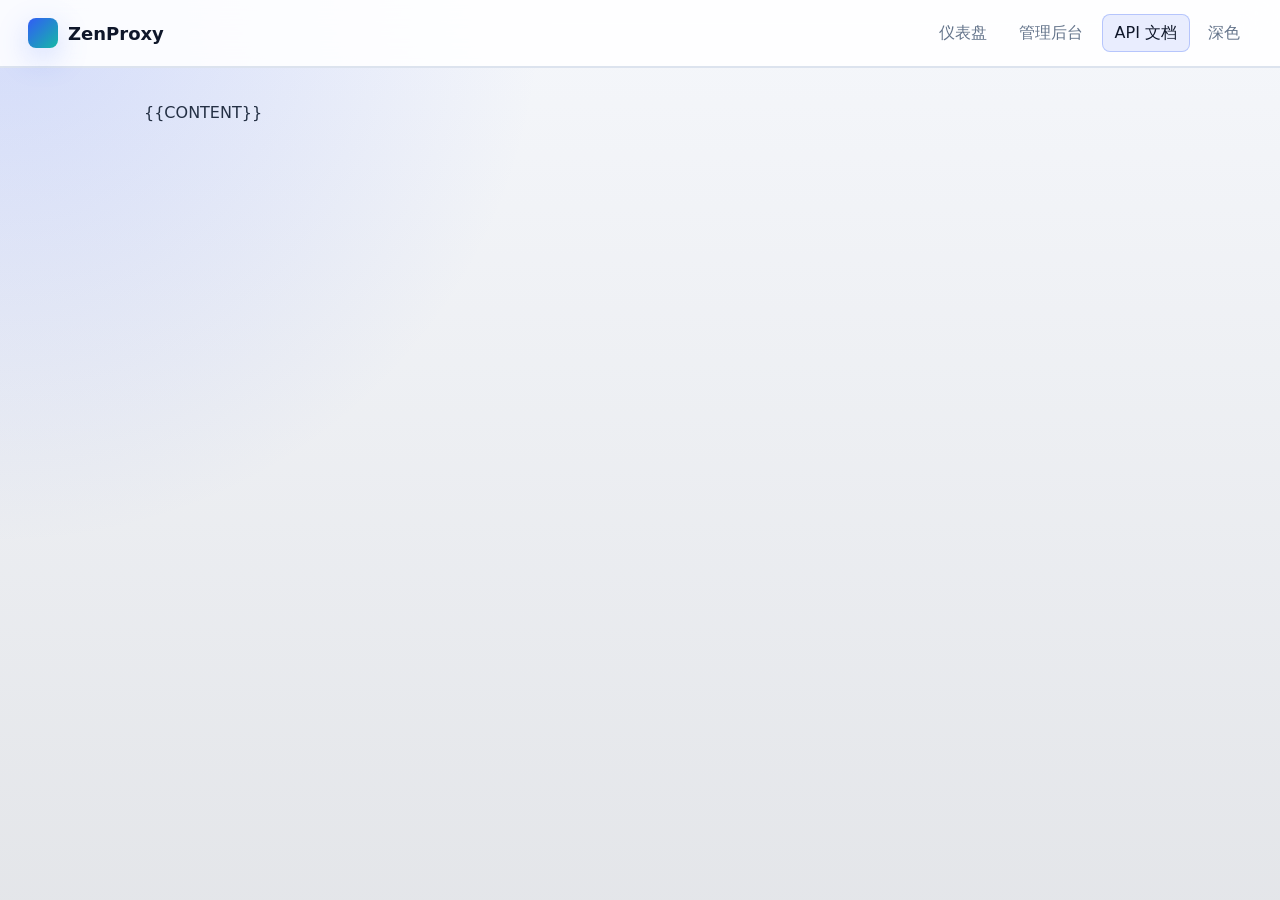
<file: src/web/docs.html>
<!DOCTYPE html>
<html lang="zh-CN">
<head>
<meta charset="UTF-8">
<meta name="viewport" content="width=device-width, initial-scale=1.0">
<title>ZenProxy - API 文档</title>
<style>
* { margin:0; padding:0; box-sizing:border-box; }
:root { --bg:#0f1117; --card:#1a1d27; --border:#2a2d3a; --primary:#6c63ff; --primary-hover:#5a52e0; --success:#22c55e; --danger:#ef4444; --warn:#f59e0b; --text:#e2e8f0; --text-dim:#94a3b8; --text-bright:#f8fafc; --code-bg:#0a0c10; }
body { font-family:'Segoe UI',system-ui,-apple-system,sans-serif; background:var(--bg); color:var(--text); min-height:100vh; }
.header { background:var(--card); border-bottom:1px solid var(--border); padding:16px 24px; display:flex; align-items:center; justify-content:space-between; position:sticky; top:0; z-index:100; }
.header h1 { font-size:20px; color:var(--text-bright); }
.header .nav { display:flex; align-items:center; gap:8px; }
.header .nav a { color:var(--text-dim); text-decoration:none; padding:6px 12px; border-radius:6px; transition:all .2s; }
.header .nav a:hover, .header .nav a.active { color:var(--primary); background:rgba(108,99,255,.1); }
.container { max-width:900px; margin:0 auto; padding:32px 24px 80px; }
/* Table of contents */
.toc { background:var(--card); border:1px solid var(--border); border-radius:12px; padding:20px 24px; margin-bottom:32px; }
.toc-title { font-weight:600; color:var(--text-bright); margin-bottom:12px; font-size:15px; }
.toc a { color:var(--text-dim); text-decoration:none; display:block; padding:4px 0; font-size:14px; transition:color .2s; }
.toc a:hover { color:var(--primary); }
.toc .indent { padding-left:20px; }
/* Markdown rendered content */
.doc h1 { font-size:2em; font-weight:800; color:var(--primary); margin:0 0 16px; padding-bottom:12px; border-bottom:2px solid var(--border); }
.doc h2 { font-size:1.45em; font-weight:700; color:var(--text-bright); margin:48px 0 16px; padding-bottom:8px; border-bottom:1px solid var(--border); }
.doc h3 { font-size:1.15em; font-weight:600; color:var(--text-bright); margin:32px 0 12px; }
.doc h4 { font-size:1em; font-weight:600; color:var(--text-dim); margin:24px 0 8px; }
.doc p { margin:0 0 14px; line-height:1.75; }
.doc a { color:var(--primary); text-decoration:none; }
.doc a:hover { text-decoration:underline; }
.doc ul, .doc ol { margin:0 0 14px; padding-left:24px; }
.doc li { margin:4px 0; line-height:1.7; }
.doc strong { color:var(--text-bright); }
.doc hr { border:none; border-top:1px solid var(--border); margin:32px 0; }
.doc blockquote { border-left:3px solid var(--primary); background:rgba(108,99,255,.08); padding:12px 16px; margin:0 0 16px; border-radius:0 8px 8px 0; }
.doc blockquote p { margin:0; }
.doc code { background:var(--code-bg); border:1px solid var(--border); padding:2px 6px; border-radius:4px; font-size:0.88em; font-family:'JetBrains Mono','Fira Code','Consolas',monospace; }
.doc pre { background:var(--code-bg); border:1px solid var(--border); border-radius:8px; padding:16px 20px; margin:0 0 16px; overflow-x:auto; }
.doc pre code { background:none; border:none; padding:0; font-size:0.85em; line-height:1.65; }
.doc table { width:100%; border-collapse:collapse; margin:0 0 16px; font-size:0.9em; }
.doc th { background:var(--card); font-weight:600; text-align:left; padding:10px 12px; border:1px solid var(--border); color:var(--text-dim); font-size:12px; text-transform:uppercase; letter-spacing:.5px; }
.doc td { padding:8px 12px; border:1px solid var(--border); }
.doc tr:hover td { background:rgba(108,99,255,.03); }
/* Premium adaptive documentation theme */
:root {
  color-scheme: dark;
  --bg:#080b12; --surface:#0d1220; --card:#111827; --card-2:#151d2e; --border:#243044;
  --primary:#5b7cfa; --primary-hover:#4667dc; --primary-soft:rgba(91,124,250,.14);
  --text:#dbe4f0; --text-dim:#8ea0b8; --text-bright:#f7fafc; --code-bg:#070a10;
  --shadow:0 24px 70px rgba(0,0,0,.38); --ring:0 0 0 4px rgba(91,124,250,.16);
}
html[data-theme="light"] {
  color-scheme: light;
  --bg:#f5f7fb; --surface:#ffffff; --card:#ffffff; --card-2:#f9fbff; --border:#dce3ee;
  --primary:#315cf6; --primary-hover:#244bd2; --primary-soft:rgba(49,92,246,.10);
  --success:#07875a; --danger:#c9343a; --warn:#a66a00;
  --text:#243044; --text-dim:#64748b; --text-bright:#0f172a; --code-bg:#eef3fb;
  --shadow:0 22px 60px rgba(15,23,42,.10); --ring:0 0 0 4px rgba(49,92,246,.14);
}
body { background:radial-gradient(circle at top left, rgba(91,124,250,.22), transparent 34rem), linear-gradient(180deg, var(--bg), color-mix(in srgb, var(--bg), #000 7%)); line-height:1.5; }
.header { padding:14px 28px; background:color-mix(in srgb, var(--card), transparent 12%); backdrop-filter:blur(18px); box-shadow:0 1px 0 var(--border); }
.header h1 { letter-spacing:0; font-size:18px; display:flex; align-items:center; gap:10px; }
.header h1::before { content:""; width:30px; height:30px; border-radius:8px; background:linear-gradient(135deg, var(--primary), #16b8a6); box-shadow:0 10px 30px rgba(91,124,250,.28); }
.header .nav { gap:6px; flex-wrap:wrap; justify-content:flex-end; }
.header .nav a, .theme-toggle { min-height:36px; border-radius:8px; color:var(--text-dim); background:transparent; border:1px solid transparent; text-decoration:none; }
.header .nav a:hover, .header .nav a.active, .theme-toggle:hover { color:var(--text-bright); background:var(--primary-soft); border-color:color-mix(in srgb, var(--primary), transparent 72%); }
.theme-toggle { padding:6px 11px; font:inherit; cursor:pointer; }
.container { max-width:1040px; padding:34px 24px 90px; }
.toc, .doc pre, .doc table { background:linear-gradient(180deg, color-mix(in srgb, var(--card), #fff 2%), var(--card)); border-color:var(--border); box-shadow:var(--shadow); border-radius:8px; }
.toc { position:relative; overflow:hidden; }
.toc::before { content:""; position:absolute; inset:0 auto 0 0; width:4px; background:linear-gradient(var(--primary), #16b8a6); }
.doc h1 { color:var(--text-bright); font-size:2.3em; letter-spacing:0; }
.doc h2 { scroll-margin-top:90px; }
.doc h2, .doc h3 { letter-spacing:0; }
.doc code { background:var(--code-bg); border-color:var(--border); border-radius:6px; }
.doc blockquote { background:var(--primary-soft); border-left-color:var(--primary); }
.doc th { background:color-mix(in srgb, var(--card-2), transparent 12%); }
.doc tr:hover td { background:var(--primary-soft); }
@media (max-width:760px) {
  .header { align-items:flex-start; gap:12px; flex-direction:column; padding:14px 18px; }
  .header .nav { justify-content:flex-start; }
  .container { padding:22px 18px 70px; }
  .doc h1 { font-size:1.8em; }
}
</style>
</head>
<body>

<div class="header">
  <h1>ZenProxy</h1>
  <div class="nav">
    <a href="/">仪表盘</a>
    <a href="/admin">管理后台</a>
    <a href="/docs" class="active">API 文档</a>
    <button class="theme-toggle" type="button" onclick="toggleTheme()" aria-label="切换明暗主题" id="theme-toggle">Theme</button>
  </div>
</div>

<div class="container">
  <div id="toc" class="toc" style="display:none">
    <div class="toc-title">目录</div>
    <div id="toc-list"></div>
  </div>
  <div id="content" class="doc">{{CONTENT}}</div>
</div>

<script>
const THEME_KEY = 'zenproxy_theme';
function applyTheme(theme) {
  const resolved = theme || (window.matchMedia('(prefers-color-scheme: light)').matches ? 'light' : 'dark');
  document.documentElement.dataset.theme = resolved;
  const btn = document.getElementById('theme-toggle');
  if (btn) btn.textContent = resolved === 'light' ? '深色' : '浅色';
}
function toggleTheme() {
  const next = document.documentElement.dataset.theme === 'light' ? 'dark' : 'light';
  localStorage.setItem(THEME_KEY, next);
  applyTheme(next);
}
applyTheme(localStorage.getItem(THEME_KEY));

// Generate table of contents from rendered headings
const headings = document.querySelectorAll('#content h2, #content h3');
if (headings.length > 0) {
  const tocList = document.getElementById('toc-list');
  headings.forEach((h, i) => {
    const id = 'sec-' + i;
    h.id = id;
    const a = document.createElement('a');
    a.href = '#' + id;
    a.textContent = h.textContent;
    if (h.tagName === 'H3') a.className = 'indent';
    tocList.appendChild(a);
  });
  document.getElementById('toc').style.display = '';
}
</script>
</body>
</html>
</file>
<file: zenproxy-desktop/ui/styles.css>
:root {
  color-scheme: light dark;
  --bg: #f5f7fb;
  --panel: rgba(255, 255, 255, 0.92);
  --panel-strong: #ffffff;
  --panel-soft: #eef3ff;
  --border: rgba(15, 23, 42, 0.08);
  --text: #0f172a;
  --muted: #5b6476;
  --primary: #2563eb;
  --primary-soft: rgba(37, 99, 235, 0.12);
  --success: #16a34a;
  --danger: #dc2626;
  --shadow: 0 20px 60px rgba(15, 23, 42, 0.08);
}

body.dark {
  --bg: #09111f;
  --panel: rgba(14, 23, 38, 0.92);
  --panel-strong: #0f1a2d;
  --panel-soft: #111f37;
  --border: rgba(148, 163, 184, 0.12);
  --text: #ecf3ff;
  --muted: #93a4bd;
  --primary: #7cb4ff;
  --primary-soft: rgba(124, 180, 255, 0.12);
  --success: #4ade80;
  --danger: #fb7185;
  --shadow: 0 30px 90px rgba(2, 6, 23, 0.45);
}

* {
  box-sizing: border-box;
}

html, body {
  margin: 0;
  min-height: 100%;
  background:
    radial-gradient(circle at top left, rgba(37, 99, 235, 0.08), transparent 28%),
    radial-gradient(circle at bottom right, rgba(34, 197, 94, 0.06), transparent 24%),
    var(--bg);
  color: var(--text);
  font-family: "Segoe UI", "PingFang SC", "Microsoft YaHei", sans-serif;
}

button, input, textarea {
  font: inherit;
}

.shell {
  display: grid;
  grid-template-columns: 248px minmax(0, 1fr);
  min-height: 100vh;
}

.sidebar {
  display: flex;
  flex-direction: column;
  gap: 24px;
  padding: 24px 18px;
  border-right: 1px solid var(--border);
  background: rgba(255, 255, 255, 0.42);
  backdrop-filter: blur(18px);
}

body.dark .sidebar {
  background: rgba(9, 17, 31, 0.74);
}

.brand {
  display: flex;
  align-items: center;
  gap: 14px;
  padding: 6px 8px;
}

.brand-mark {
  width: 44px;
  height: 44px;
  display: grid;
  place-items: center;
  border-radius: 12px;
  background: linear-gradient(135deg, var(--primary), #38bdf8);
  color: white;
  font-weight: 700;
  letter-spacing: 0;
}

.brand h1, .brand p,
.topbar h2, .topbar p,
.section-head h3, .section-head p {
  margin: 0;
}

.brand h1 {
  font-size: 18px;
}

.brand p {
  margin-top: 4px;
  color: var(--muted);
  font-size: 13px;
}

.nav {
  display: grid;
  gap: 8px;
}

.nav-item {
  height: 42px;
  border: 1px solid transparent;
  background: transparent;
  color: var(--text);
  border-radius: 10px;
  text-align: left;
  padding: 0 14px;
  cursor: pointer;
}

.nav-item.active {
  background: var(--panel-strong);
  border-color: var(--border);
  box-shadow: var(--shadow);
}

.sidebar-foot {
  margin-top: auto;
}

.content {
  padding: 26px;
  display: flex;
  flex-direction: column;
  gap: 22px;
}

.topbar {
  display: flex;
  justify-content: space-between;
  gap: 16px;
  align-items: flex-start;
}

.topbar h2 {
  font-size: 30px;
}

.topbar p {
  margin-top: 8px;
  color: var(--muted);
}

.status-pills, .inline-actions {
  display: flex;
  gap: 10px;
  flex-wrap: wrap;
}

.pill {
  padding: 10px 14px;
  background: var(--panel);
  border: 1px solid var(--border);
  border-radius: 999px;
  color: var(--muted);
}

.pill.ok {
  color: var(--success);
}

.pill.bad {
  color: var(--danger);
}

.view {
  display: none;
  gap: 18px;
}

.view.active {
  display: grid;
}

.hero-grid,
.panel-grid {
  display: grid;
  grid-template-columns: minmax(0, 1.5fr) minmax(340px, 1fr);
  gap: 18px;
}

.hero-card,
.panel,
.table-panel,
.summary-card {
  background: var(--panel);
  border: 1px solid var(--border);
  border-radius: 16px;
  box-shadow: var(--shadow);
  backdrop-filter: blur(18px);
}

.hero-card,
.panel,
.table-panel {
  padding: 20px;
}

.hero-head,
.section-head,
.table-toolbar,
.compact-head {
  display: flex;
  justify-content: space-between;
  gap: 16px;
  align-items: flex-start;
}

.section-head p,
.subtle,
.metric span,
.summary-card span,
label span,
.activity-log.empty {
  color: var(--muted);
}

.metrics,
.summary-grid {
  margin-top: 18px;
  display: grid;
  gap: 14px;
}

.metrics {
  grid-template-columns: repeat(3, minmax(0, 1fr));
}

.summary-grid {
  grid-template-columns: repeat(2, minmax(0, 1fr));
}

.metric,
.summary-card {
  padding: 16px;
  background: var(--panel-strong);
  border: 1px solid var(--border);
}

.metric strong,
.summary-card strong {
  display: block;
  margin-top: 8px;
  font-size: 18px;
  word-break: break-all;
}

.summary-card {
  border-radius: 14px;
}

.form-grid {
  margin-top: 16px;
  display: grid;
  gap: 14px;
  grid-template-columns: repeat(4, minmax(0, 1fr));
}

.form-grid.compact {
  grid-template-columns: minmax(0, 2fr) repeat(4, minmax(0, 1fr));
}

label {
  display: grid;
  gap: 8px;
}

label.wide {
  grid-column: span 2;
}

input, textarea {
  width: 100%;
  border-radius: 10px;
  border: 1px solid var(--border);
  background: var(--panel-strong);
  color: var(--text);
  padding: 11px 12px;
  outline: none;
}

textarea {
  resize: vertical;
}

input:focus, textarea:focus {
  border-color: var(--primary);
  box-shadow: 0 0 0 3px var(--primary-soft);
}

.checkbox {
  display: flex;
  align-items: center;
  gap: 10px;
  min-height: 44px;
  padding-top: 25px;
}

.checkbox input {
  width: 16px;
  height: 16px;
}

.primary-btn,
.ghost-btn,
.danger-btn {
  height: 40px;
  border-radius: 10px;
  border: 1px solid var(--border);
  padding: 0 16px;
  cursor: pointer;
}

.primary-btn {
  color: white;
  border-color: transparent;
  background: linear-gradient(135deg, var(--primary), #0ea5e9);
}

.ghost-btn {
  background: var(--panel-strong);
  color: var(--text);
}

.danger-btn {
  background: rgba(220, 38, 38, 0.08);
  color: var(--danger);
}

.activity-log {
  margin-top: 12px;
  background: var(--panel-strong);
  border: 1px solid var(--border);
  border-radius: 12px;
  min-height: 220px;
  padding: 14px;
  white-space: pre-wrap;
  overflow: auto;
}

.table-wrap {
  overflow: auto;
}

table {
  width: 100%;
  border-collapse: collapse;
}

th, td {
  padding: 13px 12px;
  border-bottom: 1px solid var(--border);
  text-align: left;
  vertical-align: top;
}

tbody tr:hover {
  background: var(--panel-soft);
}

.badge {
  display: inline-flex;
  padding: 4px 10px;
  border-radius: 999px;
  background: var(--primary-soft);
  color: var(--primary);
  font-size: 12px;
}

.actions {
  display: flex;
  gap: 8px;
  flex-wrap: wrap;
}

.link-btn {
  padding: 0;
  background: none;
  border: 0;
  color: var(--primary);
  cursor: pointer;
}

.toast {
  position: fixed;
  right: 22px;
  bottom: 22px;
  min-width: 260px;
  max-width: 460px;
  padding: 14px 16px;
  border-radius: 12px;
  background: var(--panel-strong);
  border: 1px solid var(--border);
  box-shadow: var(--shadow);
}

.toast.hidden {
  display: none;
}

@media (max-width: 1280px) {
  .shell {
    grid-template-columns: 210px minmax(0, 1fr);
  }

  .hero-grid,
  .panel-grid,
  .form-grid,
  .form-grid.compact {
    grid-template-columns: repeat(2, minmax(0, 1fr));
  }

  label.wide {
    grid-column: span 2;
  }
}
</file>
